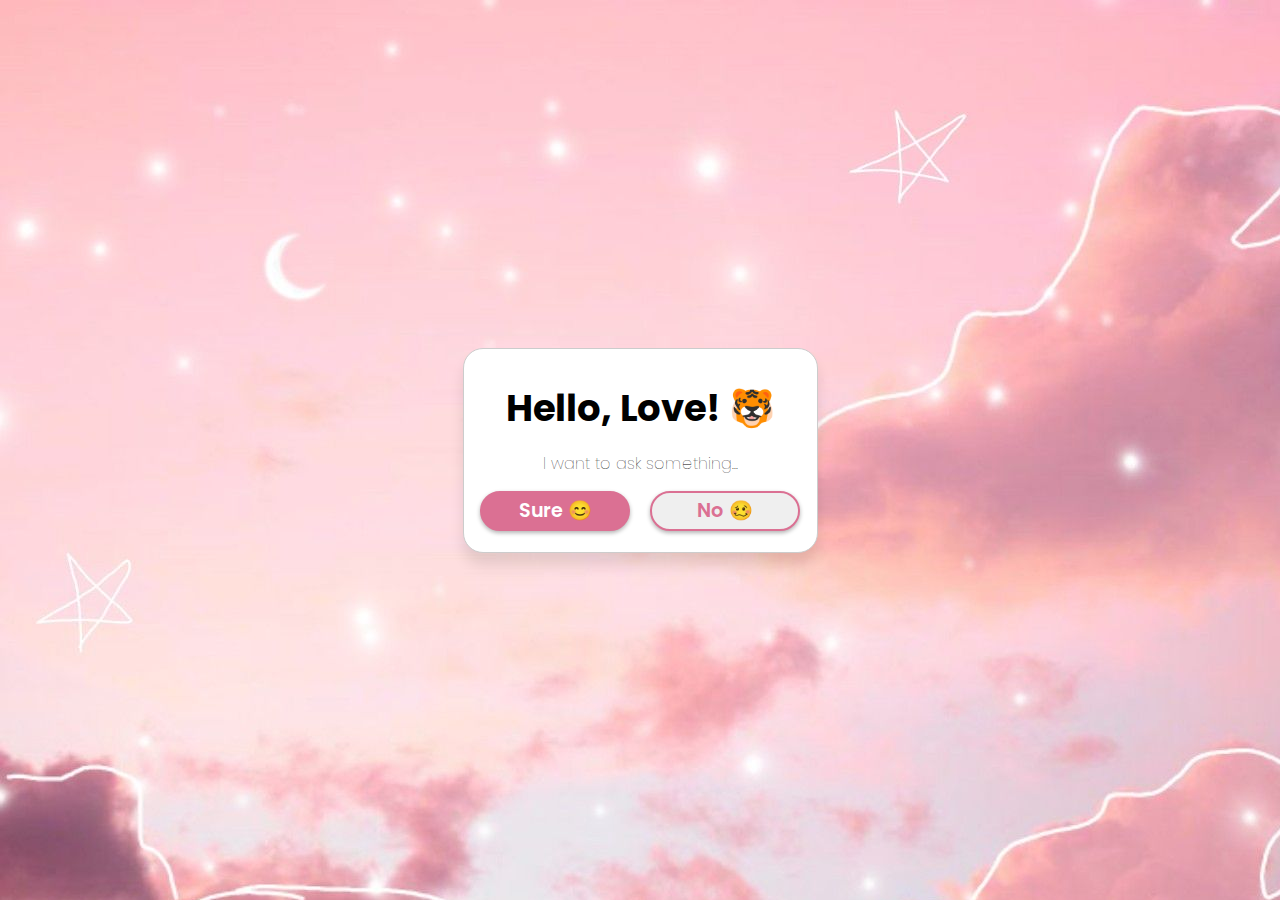
<file: bae/index.html>
<!-- Happy Valentine's, Love! I LOVE YOU SO MUCH <3 -->
<!-- Code by Lois -->

<!-- HTML -->
<!DOCTYPE html>
<html lang="en">

    <head>
        <!-- Compatibility -->
        <meta charset="UTF-8">
        <meta http-equiv="X-UA-Compatible" content="IE=edge">
        <meta name="viewport" content="width=device-width, initial-scale=1.0">

        <!-- Webpage Title -->
        <title> Bae </title>

        <!-- CSS Link-->
        <link rel="stylesheet" href="style.css">

        <!-- Icon -->
        <link rel="icon" href="icon.png" type="image/png">
    </head>

    <body>
        <div class = "wrapper">
            <div class = "box">
                <h2 class = "question"> Hello, Love! 🐯 </h2>
                <p class = "ask"> I want to ask something... </p>

                <div class="btn-group">
                    <button class="yes-btn">Sure 😊</button>
                    <button class="no-btn">No 🥴</button>
                </div>
            </div>
        </div>
         <!-- JavaScript Link -->
         <script src="script.js"></script>
    </body>

</html>
</file>
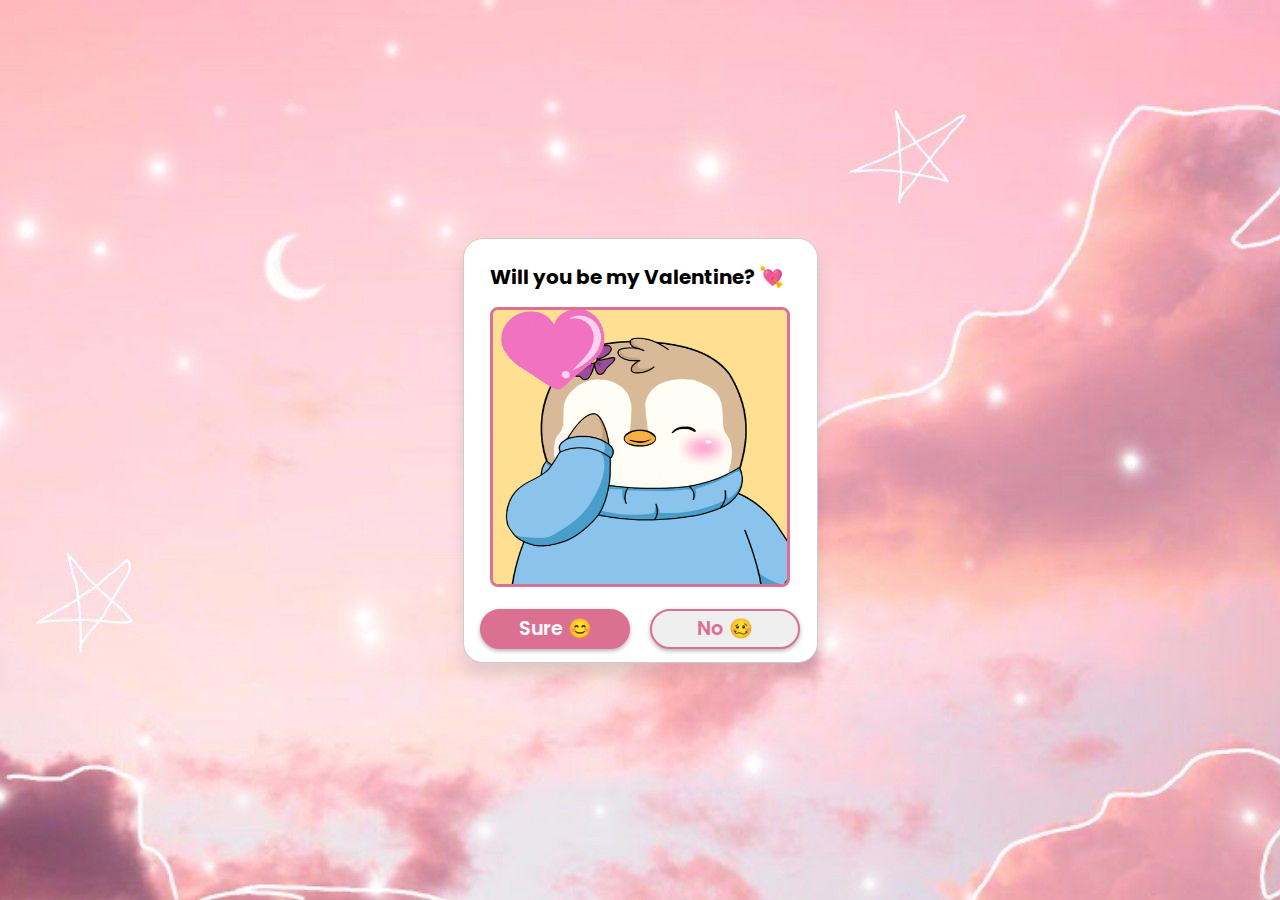
<file: bae/question.html>
<!-- Happy Valentine's, Love! I LOVE YOU SO MUCH <3 -->
<!-- Code by Lois -->

<!-- HTML -->
<!DOCTYPE html>
<html lang="en">

    <head>
        <!-- Compatibility -->
        <meta charset="UTF-8">
        <meta http-equiv="X-UA-Compatible" content="IE=edge">
        <meta name="viewport" content="width=device-width, initial-scale=1.0">

        <!-- Webpage Title -->
        <title> Bae </title>

        <!-- CSS Link-->
        <link rel="stylesheet" href="question.css">

        <!-- Icon -->
        <link rel="icon" href="icon.png" type="image/png">
    </head>

    <body>
        <div class = "wrapper">
            <div class = "box">
                <h2 class = "question"> Will you be my Valentine? 💘  </h2>
    

                <img src="valentine.gif" alt="Penguin Heart">

                <div class="btn-group">
                    <button class="yes-btn">Sure 😊</button>
                    <button class="no-btn">No 🥴</button>
                </div>
            </div>
        </div>
         <!-- JavaScript Link -->
         <script src="sure.js"></script>
    </body>

</html>
</file>
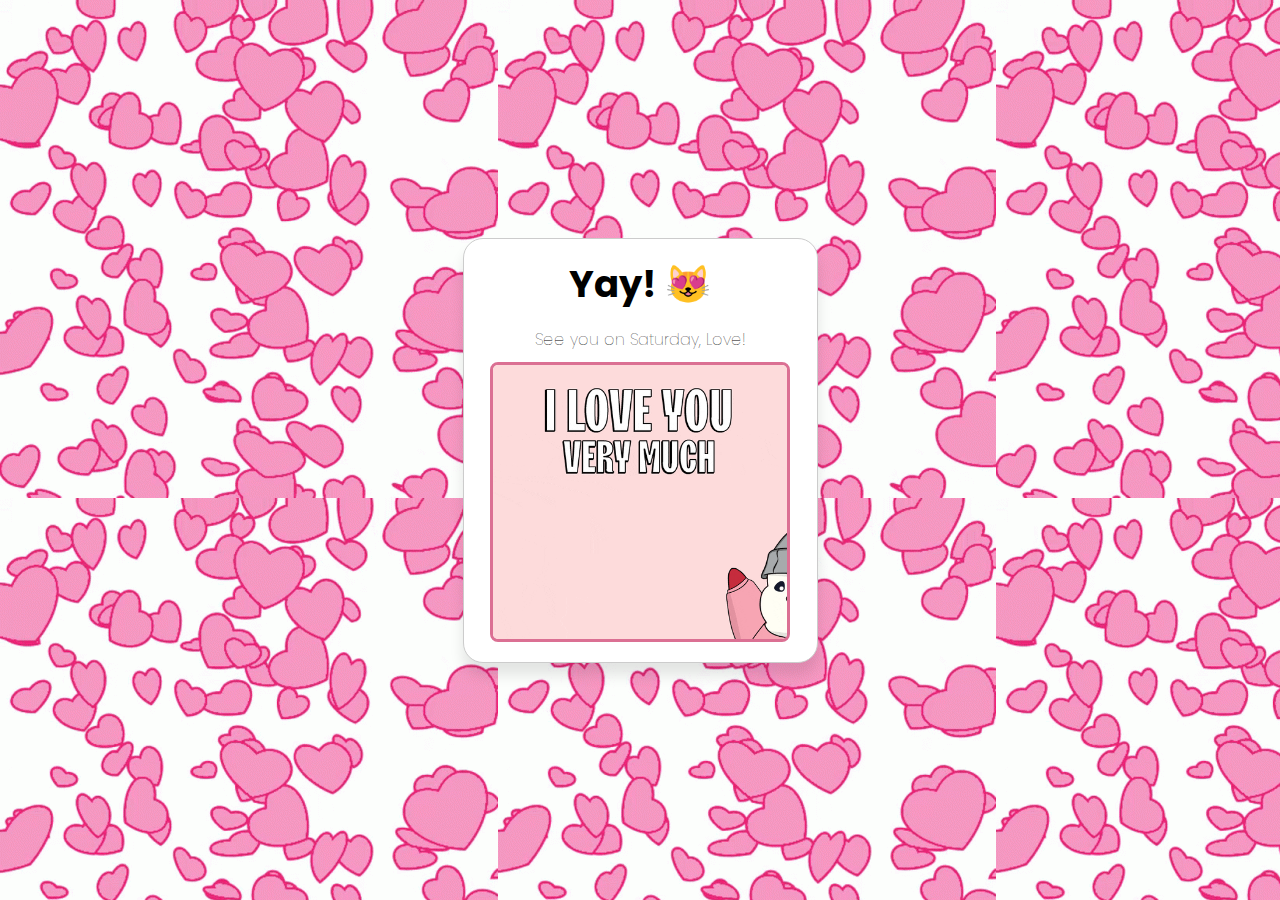
<file: bae/sure.html>
<!-- Happy Valentine's, Love! I LOVE YOU SO MUCH <3 -->
<!-- Code by Lois -->

<!-- HTML -->
<!DOCTYPE html>
<html lang="en">

    <head>
        <!-- Compatibility -->
        <meta charset="UTF-8">
        <meta http-equiv="X-UA-Compatible" content="IE=edge">
        <meta name="viewport" content="width=device-width, initial-scale=1.0">

        <!-- Webpage Title -->
        <title> Bae </title>

        <!-- CSS Link-->
        <link rel="stylesheet" href="sure.css">

        <!-- Icon -->
        <link rel="icon" href="icon.png" type="image/png">
    </head>

    <body>
        <div class = "wrapper">
            <div class = "box">
                <h2 class = "question"> Yay! 😻</h2>
                <p class = "ask"> See you on Saturday, Love!</p>
                <img src="love.gif" alt="Penguin Heart">
            </div>
        </div>
    </body>
</html>
</file>
<file: bae/style.css>
@import url('https://fonts.googleapis.com/css2?family=Poppins:wght@600;700&display=swap');
* {
    margin: 0;
    padding: 0;
    box-sizing: border-box;
    font-family: 'Poppins', sans-serif;
}
*::selection {
    background: #7d2ae8;
    color: #fff;
}
body {
    display: flex;
    justify-content: center;
    align-items: center;
    min-height: 100vh;
    background-image: url("pink.jpg");
    background-repeat: no-repeat;
}
.wrapper {
    position: relative;
    width: 355px;
    height: 205px;
    background: #fff;
    border-radius: 20px;
    display: flex;
    justify-content: center;
    align-items: center;
    flex-direction: column;
    border: 1px solid #ccc;
    box-shadow: 0px 12px 14px rgba(0.1, 0.1, 0.1, 0.1);
}

i {
    font-size: 7.5em;
    color: black;
    border: 5px solid transparent;
    outline: 3px solid #DB7093;
    border-radius: 50%;
}
h2 {
    font-size: 3em;
    color:black;
    margin: 15px 0;
}
.btn-group {
    width: 100%;
    height: 40px;
    display: flex;
    justify-content: center;
    margin-top: 15px;
    margin-bottom: 30px;
}

button {
    position: absolute;
    width: 150px;
    height: inherit;
    font-size: 1.2em;
    color: #fff;
    font-weight: 600;
    border-radius: 30px;
    border: 2px solid #DB7093;
    outline: none;
    cursor: pointer;
    box-shadow: 0 2px 4px rgba(0, 0, 0, .3);
}
button:nth-child(1) {
    margin-left: -170px;
    background: #DB7093;
}
button:nth-child(2) {
    margin-right: -170px;
    color: #DB7093;
}

.question {
    font-size: 37px;
    margin-top: 40px;
}

.ask {
    font-weight: 100;
    text-align: center;
}
</file>
<file: bae/question.css>
@import url('https://fonts.googleapis.com/css2?family=Poppins:wght@600;700&display=swap');
* {
    margin: 0;
    padding: 0;
    box-sizing: border-box;
    font-family: 'Poppins', sans-serif;
}
*::selection {
    background: #7d2ae8;
    color: #fff;
}
body {
    display: flex;
    justify-content: center;
    align-items: center;
    min-height: 100vh;
    background-image: url("pink.jpg");
    background-repeat: no-repeat;
}
.wrapper {
    position: relative;
    width: 355px;
    height: 425px;
    background: #fff;
    border-radius: 20px;
    display: flex;
    justify-content: center;
    align-items: center;
    flex-direction: column;
    border: 1px solid #ccc;
    box-shadow: 0px 12px 14px rgba(0.1, 0.1, 0.1, 0.1);
}

i {
    font-size: 7.5em;
    color: black;
    border: 5px solid transparent;
    outline: 3px solid #DB7093;
    border-radius: 50%;
}
h2 {
    font-size: 3em;
    color:black;
    margin: 15px 0;
}
.btn-group {
    width: 100%;
    height: 40px;
    display: flex;
    justify-content: center;
    margin-top: 15px;
    margin-bottom: 30px;
}

button {
    position: absolute;
    width: 150px;
    height: inherit;
    font-size: 1.2em;
    color: #fff;
    font-weight: 600;
    border-radius: 30px;
    border: 2px solid #DB7093;
    outline: none;
    cursor: pointer;
    box-shadow: 0 2px 4px rgba(0, 0, 0, .3);
}
button:nth-child(1) {
    margin-left: -170px;
    background: #DB7093;
}
button:nth-child(2) {
    margin-right: -170px;
    color: #DB7093;
}

.question {
    font-size: 20px;
    margin-top: 40px;
}


img {
    height: 280px;
    width: 300px;
    border: 3px solid #DB7093;
    border-radius: 8px;
}
</file>
<file: bae/sure.css>
@import url('https://fonts.googleapis.com/css2?family=Poppins:wght@600;700&display=swap');
* {
    margin: 0;
    padding: 0;
    box-sizing: border-box;
    font-family: 'Poppins', sans-serif;
}
*::selection {
    background: #7d2ae8;
    color: #fff;
}
body {
    display: flex;
    justify-content: center;
    align-items: center;
    min-height: 100vh;
    background-image: url("falling-pink-hearts.gif");
}
.wrapper {
    position: relative;
    width: 355px;
    height: 425px;
    background: #fff;
    border-radius: 20px;
    display: flex;
    justify-content: center;
    align-items: center;
    flex-direction: column;
    border: 1px solid #ccc;
    box-shadow: 0px 12px 14px rgba(0.1, 0.1, 0.1, 0.1);
}

i {
    font-size: 7.5em;
    color: black;
    border: 5px solid transparent;
    outline: 3px solid #DB7093;
    border-radius: 50%;
}
h2 {
    font-size: 3em;
    color:black;
    margin: 15px 0;
}
.btn-group {
    width: 100%;
    height: 40px;
    display: flex;
    justify-content: center;
    margin-top: 15px;
    margin-bottom: 30px;
}

button {
    position: absolute;
    width: 150px;
    height: inherit;
    font-size: 1.2em;
    color: #fff;
    font-weight: 600;
    border-radius: 30px;
    border: 2px solid #DB7093;
    outline: none;
    cursor: pointer;
    box-shadow: 0 2px 4px rgba(0, 0, 0, .3);
}
button:nth-child(1) {
    margin-left: -170px;
    background: #DB7093;
}
button:nth-child(2) {
    margin-right: -170px;
    color: #DB7093;
}

.question {
    font-size: 37px;
    margin-top: 40px;
    text-align: center;
}
.ask {
    font-weight: 100;
    text-align: center;
}

img {
    height: 280px;
    width: 300px;
    border: 3px solid #DB7093;
    border-radius: 8px;
    margin-bottom: 35px;
    margin-top: 10px;
}
</file>
